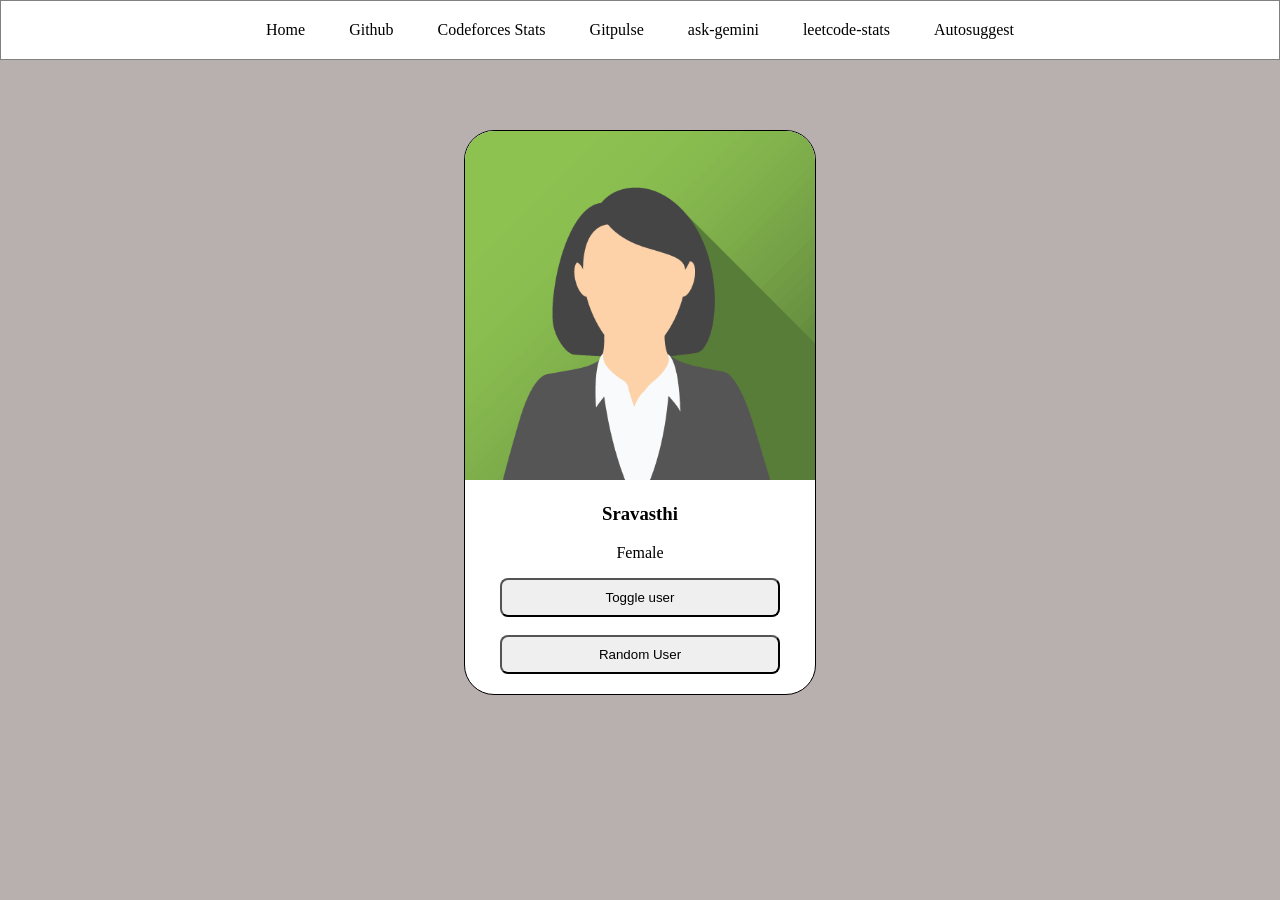
<file: src/main/resources/static/index.html>
<!DOCTYPE html>
<html lang="en">
<head>
    <meta charset="UTF-8">
    <meta name="viewport" content="width=device-width, initial-scale=1.0">
    <title>Document</title>
<link rel="stylesheet" href="index.css">
</head>
<body>
    <!--<h1> Hello </h1>-->
    <div class="navbar">
        <a href="">Home</a>
        <a href="https://github.com/">Github</a>
        <a href="codeforces-stats.html" target="_blank" >Codeforces Stats</a>
        <a href="gitpulse.html" target="_blank">Gitpulse</a>
        <a href="ask-gemini.html" target="_blank">ask-gemini</a>
        <a href="leetcode-stats.html" target="_blank">leetcode-stats</a>
        <a href="autosuggest.html"target="_blank">Autosuggest</a>
    </div>
    <div class="card">
        <img id="user-image" src="jane.png" alt="image not found">
        <h3 id="user-name">Sravasthi
        </h3>
        <p id="user-gender">Female</p>
        <button onclick="toggleUser()">Toggle user</button>
        <br>
        <br>
        <button onclick="randomUser()">Random User
        </button>
    </div>
    <script src="index.js"></script>
</body>
</html>
</file>
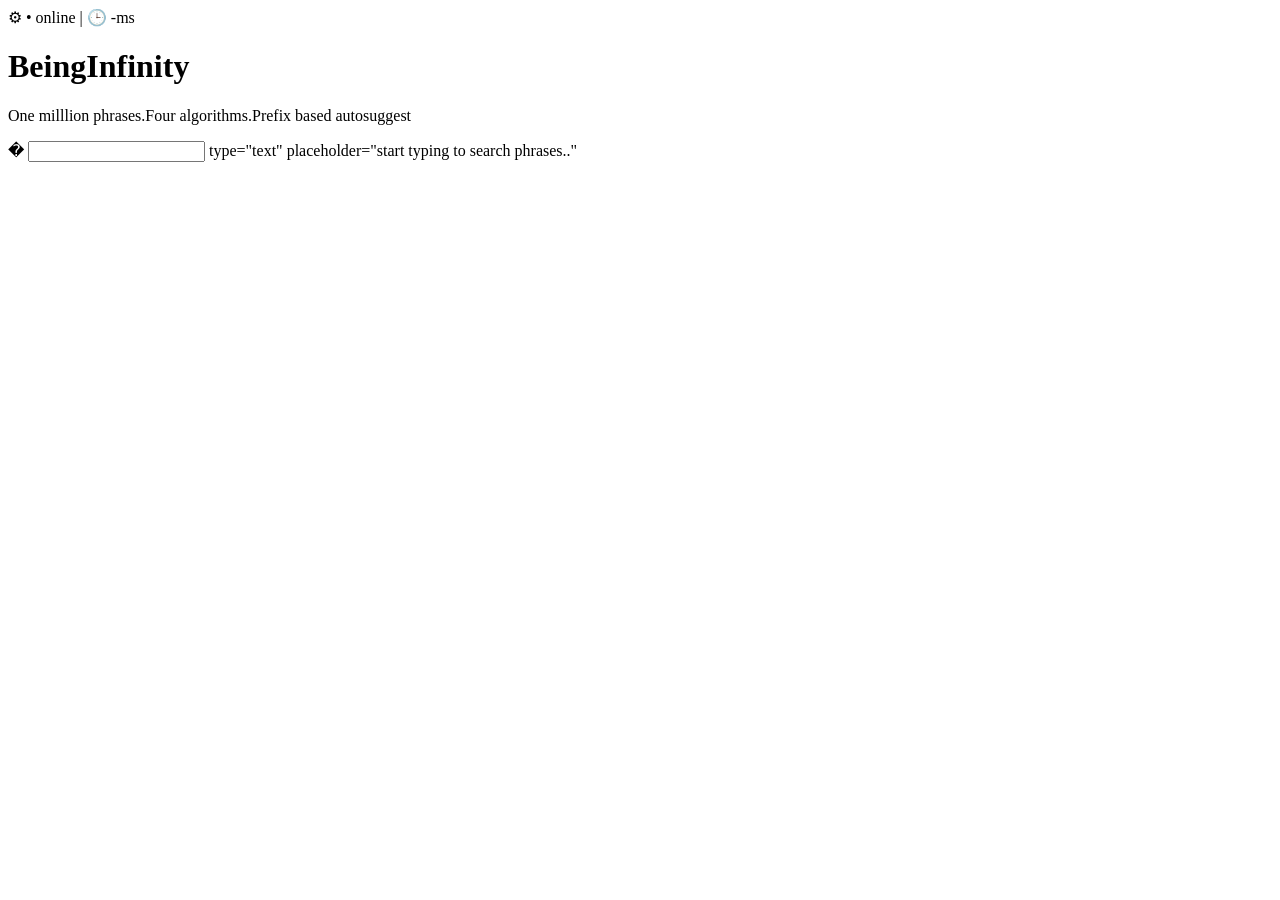
<file: src/main/resources/static/autosuggest.html>
<!DOCTYPE html>
<html lang="en">
<head>
    <meta charset="UTF-8">
    <meta name="viewport" content="width=device-width, initial-scale=1.0">
    <title>Document</title>
</head>
<body>
 <span>&#x2699;</span>
 <span>&#x2022; online | &#x1F552; -ms</span>
 <h1>BeingInfinity</h1>
 <P>One milllion phrases.Four algorithms.Prefix based autosuggest</P>   
 <span>&#x128269;</span>
 <input> type="text" placeholder="start typing to search phrases.."
</body>
</html>
</file>
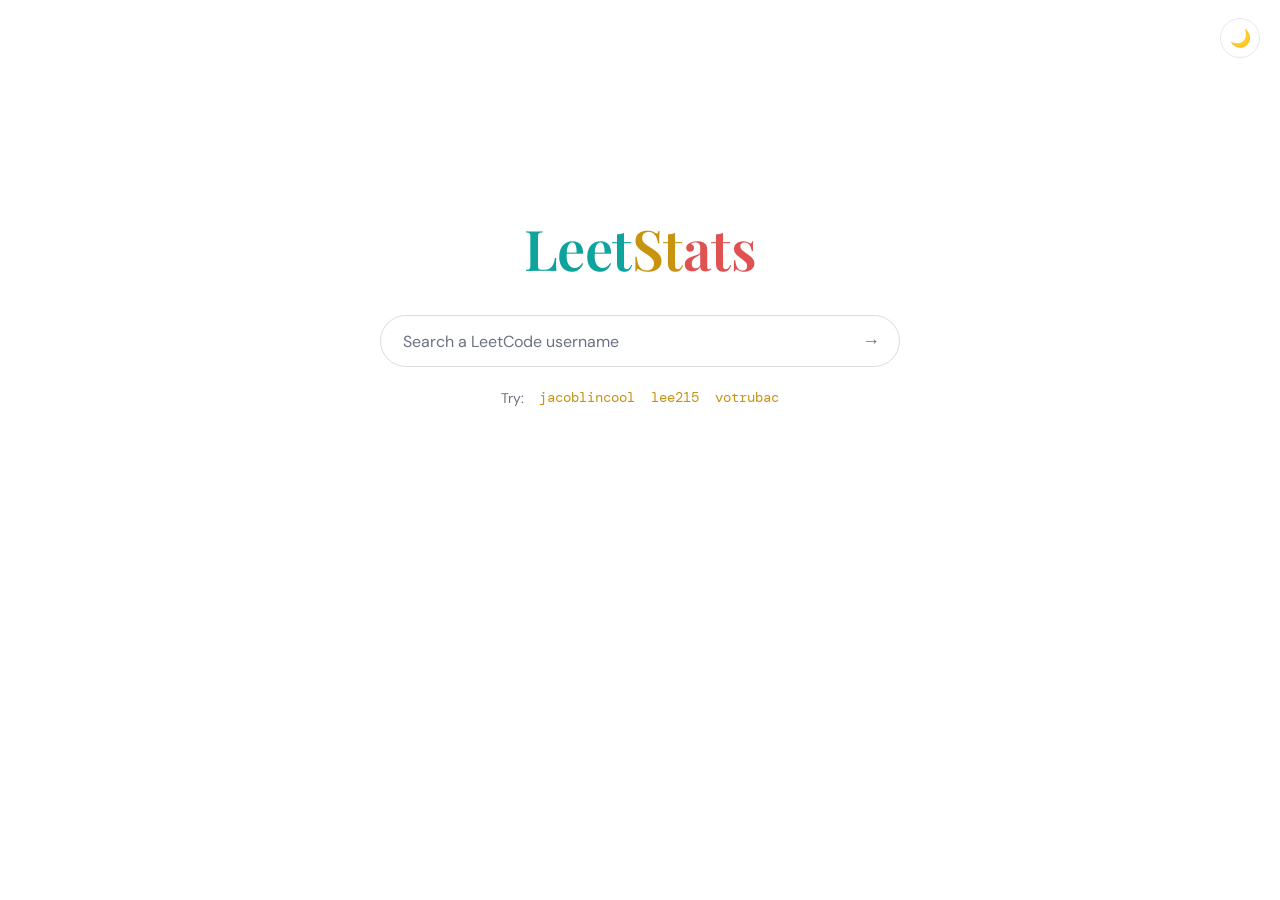
<file: src/main/resources/static/leetcode-stats.html>
<!DOCTYPE html>
<html lang="en" data-theme="light">
<head>
<meta charset="UTF-8">
<meta name="viewport" content="width=device-width, initial-scale=1.0">
<title>LeetStats</title>
<link rel="preconnect" href="https://fonts.googleapis.com">
<link rel="preconnect" href="https://fonts.gstatic.com" crossorigin>
<link href="https://fonts.googleapis.com/css2?family=Playfair+Display:wght@600&family=DM+Sans:wght@400;500;700&family=DM+Mono:wght@400;500&display=swap" rel="stylesheet">
<style>
  :root, [data-theme="light"] {
    --bg: #ffffff;
    --text: #1f2328;
    --muted: #6b7280;
    --line: #e5e7eb;
    --surface: #ffffff;
    --input-border: #dadce0;
    --input-shadow: rgba(32, 33, 36, 0.12);
    --track: #f0f1f3;
    --easy: #0fa39e;
    --medium: #c8930f;
    --hard: #e05252;
    --accent: #c8930f;
    --card-shadow: 0 1px 3px rgba(32, 33, 36, 0.08), 0 8px 28px rgba(32, 33, 36, 0.06);
  }
  [data-theme="dark"] {
    --bg: #0a0b0d;
    --text: #e9e7e2;
    --muted: #8b8f98;
    --line: rgba(255, 255, 255, 0.09);
    --surface: #121418;
    --input-border: rgba(255, 255, 255, 0.14);
    --input-shadow: rgba(0, 0, 0, 0.5);
    --track: rgba(255, 255, 255, 0.08);
    --easy: #3ddad7;
    --medium: #e3b341;
    --hard: #ff6b6b;
    --accent: #e3b341;
    --card-shadow: 0 20px 50px rgba(0, 0, 0, 0.45);
  }

  * { margin: 0; padding: 0; box-sizing: border-box; }

  html, body { height: 100%; }

  body {
    background: var(--bg);
    color: var(--text);
    font-family: "DM Sans", system-ui, sans-serif;
    display: flex;
    flex-direction: column;
    align-items: center;
    transition: background 0.25s, color 0.25s;
  }

  /* theme toggle, top right */
  .theme-toggle {
    position: fixed;
    top: 18px;
    right: 20px;
    width: 40px;
    height: 40px;
    border-radius: 50%;
    border: 1px solid var(--line);
    background: var(--surface);
    color: var(--text);
    font-size: 17px;
    cursor: pointer;
    display: flex;
    align-items: center;
    justify-content: center;
    transition: background 0.25s, border-color 0.25s, transform 0.15s;
    z-index: 10;
  }
  .theme-toggle:hover { transform: scale(1.06); }
  .theme-toggle:focus-visible { outline: 2px solid var(--accent); outline-offset: 2px; }

  main {
    width: 100%;
    max-width: 640px;
    padding: 0 24px 64px;
    display: flex;
    flex-direction: column;
    align-items: center;
    /* Google-style: sits a bit above vertical center when idle */
    margin-top: clamp(96px, 24vh, 210px);
    transition: margin-top 0.45s cubic-bezier(0.3, 0.8, 0.3, 1);
  }
  body.has-result main { margin-top: 72px; }

  .wordmark {
    font-family: "Playfair Display", serif;
    font-weight: 600;
    font-size: clamp(40px, 8vw, 56px);
    letter-spacing: -0.01em;
    margin-bottom: 30px;
    user-select: none;
  }
  .wordmark .l { color: var(--easy); }
  .wordmark .e { color: var(--medium); }
  .wordmark .t { color: var(--hard); }

  /* search */
  .search {
    width: 100%;
    max-width: 520px;
    display: flex;
    align-items: center;
    gap: 12px;
    background: var(--surface);
    border: 1px solid var(--input-border);
    border-radius: 999px;
    padding: 0 8px 0 22px;
    height: 52px;
    transition: box-shadow 0.2s, border-color 0.2s, background 0.25s;
  }
  .search:focus-within {
    box-shadow: 0 2px 10px var(--input-shadow);
    border-color: transparent;
  }
  [data-theme="dark"] .search:focus-within { border-color: var(--accent); box-shadow: none; }

  .search input {
    flex: 1;
    min-width: 0;
    border: none;
    outline: none;
    background: transparent;
    color: var(--text);
    font-family: "DM Mono", monospace;
    font-size: 16px;
  }
  .search input::placeholder { color: var(--muted); font-family: "DM Sans", sans-serif; }

  .search button {
    border: none;
    background: transparent;
    color: var(--muted);
    font-size: 18px;
    width: 40px;
    height: 40px;
    border-radius: 50%;
    cursor: pointer;
    display: flex;
    align-items: center;
    justify-content: center;
    transition: color 0.15s, background 0.15s;
  }
  .search button:hover { color: var(--accent); background: var(--track); }
  .search button:focus-visible { outline: 2px solid var(--accent); outline-offset: 1px; }
  .search button:disabled { opacity: 0.45; cursor: wait; }

  .try {
    margin-top: 20px;
    font-size: 14px;
    color: var(--muted);
    display: flex;
    gap: 14px;
    align-items: center;
    flex-wrap: wrap;
    justify-content: center;
  }
  .try button {
    background: none;
    border: none;
    padding: 2px 1px;
    color: var(--accent);
    font-family: "DM Mono", monospace;
    font-size: 13.5px;
    cursor: pointer;
    border-bottom: 1px dashed transparent;
    transition: border-color 0.15s;
  }
  .try button:hover { border-bottom-color: var(--accent); }
  .try button:focus-visible { outline: 2px solid var(--accent); outline-offset: 2px; }

  /* states */
  .loader {
    margin-top: 52px;
    width: 34px; height: 34px;
    border: 3px solid var(--track);
    border-top-color: var(--accent);
    border-radius: 50%;
    animation: spin 0.8s linear infinite;
  }
  @keyframes spin { to { transform: rotate(360deg); } }

  .error {
    margin-top: 44px;
    text-align: center;
    color: var(--muted);
    font-size: 14.5px;
    line-height: 1.6;
    max-width: 420px;
  }
  .error b { color: var(--hard); font-weight: 700; display: block; margin-bottom: 4px; }

  /* card */
  .card {
    width: 100%;
    margin-top: 44px;
    background: var(--surface);
    border: 1px solid var(--line);
    border-radius: 18px;
    padding: 30px 34px;
    box-shadow: var(--card-shadow);
    animation: rise 0.45s cubic-bezier(0.2, 0.7, 0.3, 1) both;
    transition: background 0.25s, border-color 0.25s;
  }
  @keyframes rise {
    from { opacity: 0; transform: translateY(14px); }
    to   { opacity: 1; transform: translateY(0); }
  }

  .card-head {
    display: flex;
    justify-content: space-between;
    align-items: baseline;
    gap: 10px;
    flex-wrap: wrap;
    margin-bottom: 26px;
  }
  .card-head a {
    font-family: "Playfair Display", serif;
    font-size: 23px;
    font-weight: 600;
    color: var(--text);
    text-decoration: none;
  }
  .card-head a:hover { color: var(--accent); }
  .card-head .rank {
    font-family: "DM Mono", monospace;
    font-size: 13px;
    color: var(--muted);
  }
  .card-head .rank b { color: var(--accent); font-weight: 500; }

  .card-body {
    display: grid;
    grid-template-columns: 168px 1fr;
    gap: 34px;
    align-items: center;
  }

  .ring-wrap { position: relative; width: 168px; height: 168px; margin: 0 auto; }
  .ring-wrap svg { transform: rotate(-90deg); display: block; }
  .ring-track { fill: none; stroke: var(--track); stroke-width: 9; }
  .ring-fill {
    fill: none;
    stroke: var(--accent);
    stroke-width: 9;
    stroke-linecap: round;
    transition: stroke-dashoffset 1.1s cubic-bezier(0.3, 0.8, 0.3, 1), stroke 0.25s;
  }
  .ring-center {
    position: absolute; inset: 0;
    display: flex; flex-direction: column;
    align-items: center; justify-content: center;
  }
  .ring-center .big {
    font-family: "DM Mono", monospace;
    font-size: 36px;
    line-height: 1;
  }
  .ring-center .small {
    color: var(--muted);
    font-size: 11.5px;
    margin-top: 6px;
    letter-spacing: 0.06em;
    text-transform: uppercase;
  }

  .bars { display: flex; flex-direction: column; gap: 18px; }
  .bar-top {
    display: flex;
    justify-content: space-between;
    align-items: baseline;
    margin-bottom: 7px;
  }
  .bar-top .label {
    font-size: 12.5px;
    font-weight: 700;
    letter-spacing: 0.09em;
    text-transform: uppercase;
  }
  .bar-top .nums {
    font-family: "DM Mono", monospace;
    font-size: 13px;
    color: var(--muted);
  }
  .bar-top .nums b { color: var(--text); font-weight: 500; }
  .bar-track { height: 7px; border-radius: 99px; background: var(--track); overflow: hidden; }
  .bar-fill { height: 100%; width: 0; border-radius: 99px; transition: width 1.1s cubic-bezier(0.3, 0.8, 0.3, 1); }
  .easy   .label { color: var(--easy); }   .easy   .bar-fill { background: var(--easy); }
  .medium .label { color: var(--medium); } .medium .bar-fill { background: var(--medium); }
  .hard   .label { color: var(--hard); }   .hard   .bar-fill { background: var(--hard); }

  .hidden { display: none !important; }

  @media (max-width: 540px) {
    .card { padding: 24px 20px; }
    .card-body { grid-template-columns: 1fr; gap: 26px; }
  }

  @media (prefers-reduced-motion: reduce) {
    * { animation: none !important; transition: none !important; }
  }
</style>
</head>
<body>
  <button class="theme-toggle" id="theme-toggle" aria-label="Switch theme" title="Switch theme">🌙</button>

  <main>
    <h1 class="wordmark"><span class="l">Leet</span><span class="e">St</span><span class="t">ats</span></h1>

    <div class="search">
      <input id="username" type="text" placeholder="Search a LeetCode username" autocomplete="off" spellcheck="false" aria-label="LeetCode username">
      <button id="go" aria-label="Fetch stats" title="Fetch stats">→</button>
    </div>

    <div class="try">
      <span>Try:</span>
      <button data-u="jacoblincool">jacoblincool</button>
      <button data-u="lee215">lee215</button>
      <button data-u="votrubac">votrubac</button>
    </div>

    <div id="loading" class="loader hidden" role="status" aria-label="Loading"></div>

    <div id="error" class="error hidden" role="alert">
      <b>Couldn't fetch that profile</b>
      <span id="error-msg"></span>
    </div>

    <section id="card" class="card hidden" aria-live="polite">
      <div class="card-head">
        <a id="profile-link" href="#" target="_blank" rel="noopener"></a>
        <span class="rank">Rank <b id="ranking">—</b></span>
      </div>
      <div class="card-body">
        <div class="ring-wrap">
          <svg width="168" height="168" viewBox="0 0 168 168" aria-hidden="true">
            <circle class="ring-track" cx="84" cy="84" r="74"></circle>
            <circle class="ring-fill" id="ring" cx="84" cy="84" r="74"></circle>
          </svg>
          <div class="ring-center">
            <div class="big" id="total-solved">0</div>
            <div class="small" id="total-label">solved</div>
          </div>
        </div>
        <div class="bars">
          <div class="bar-row easy">
            <div class="bar-top"><span class="label">Easy</span>
              <span class="nums"><b id="easy-solved">0</b> / <span id="easy-total">0</span></span></div>
            <div class="bar-track"><div class="bar-fill" id="easy-bar"></div></div>
          </div>
          <div class="bar-row medium">
            <div class="bar-top"><span class="label">Medium</span>
              <span class="nums"><b id="medium-solved">0</b> / <span id="medium-total">0</span></span></div>
            <div class="bar-track"><div class="bar-fill" id="medium-bar"></div></div>
          </div>
          <div class="bar-row hard">
            <div class="bar-top"><span class="label">Hard</span>
              <span class="nums"><b id="hard-solved">0</b> / <span id="hard-total">0</span></span></div>
            <div class="bar-track"><div class="bar-fill" id="hard-bar"></div></div>
          </div>
        </div>
      </div>
    </section>
  </main>

<script>
(function () {
  "use strict";

  /* ---------- theme ---------- */
  var root = document.documentElement;
  var toggle = document.getElementById("theme-toggle");
  var prefersDark = window.matchMedia("(prefers-color-scheme: dark)").matches;
  setTheme(prefersDark ? "dark" : "light");

  function setTheme(t) {
    root.setAttribute("data-theme", t);
    toggle.textContent = t === "dark" ? "☀️" : "🌙";
  }
  toggle.addEventListener("click", function () {
    setTheme(root.getAttribute("data-theme") === "dark" ? "light" : "dark");
  });

  /* ---------- elements ---------- */
  var input = document.getElementById("username");
  var goBtn = document.getElementById("go");
  var loadingEl = document.getElementById("loading");
  var errorEl = document.getElementById("error");
  var errorMsg = document.getElementById("error-msg");
  var cardEl = document.getElementById("card");

  var RING_R = 74;
  var RING_C = 2 * Math.PI * RING_R;
  var ring = document.getElementById("ring");
  ring.setAttribute("stroke-dasharray", RING_C);
  ring.setAttribute("stroke-dashoffset", RING_C);

  /* ---------- data sources (tried in order) ---------- */
  var SOURCES = [
    {
      url: function (u) { return "https://leetcode-api-faisalshohag.vercel.app/" + encodeURIComponent(u); },
      parse: function (d) {
        if (!d || d.errors || d.totalSolved === undefined) return null;
        return pick(d);
      }
    },
    {
      url: function (u) { return "https://alfa-leetcode-api.onrender.com/userProfile/" + encodeURIComponent(u); },
      parse: function (d) {
        if (!d || d.errors || d.totalSolved === undefined) return null;
        return pick(d);
      }
    },
    {
      url: function (u) { return "https://leetcode-stats-api.herokuapp.com/" + encodeURIComponent(u); },
      parse: function (d) {
        if (!d || d.status !== "success") return null;
        return pick(d);
      }
    }
  ];

  function pick(d) {
    return {
      totalSolved: d.totalSolved, totalQuestions: d.totalQuestions,
      easySolved: d.easySolved, totalEasy: d.totalEasy,
      mediumSolved: d.mediumSolved, totalMedium: d.totalMedium,
      hardSolved: d.hardSolved, totalHard: d.totalHard,
      ranking: d.ranking
    };
  }

  function fetchWithTimeout(url, ms) {
    var ctrl = new AbortController();
    var t = setTimeout(function () { ctrl.abort(); }, ms);
    return fetch(url, { signal: ctrl.signal })
      .then(function (r) { return r.json(); })
      .finally(function () { clearTimeout(t); });
  }

  function fetchStats(username) {
    var i = 0;
    function tryNext() {
      if (i >= SOURCES.length) return Promise.reject(new Error("all sources failed"));
      var src = SOURCES[i++];
      return fetchWithTimeout(src.url(username), 12000)
        .then(function (json) {
          var parsed = src.parse(json);
          return parsed || tryNext();
        })
        .catch(function () { return tryNext(); });
    }
    return tryNext();
  }

  /* ---------- rendering ---------- */
  function fmt(n) {
    if (n === null || n === undefined || isNaN(n)) return "—";
    return Number(n).toLocaleString("en-US");
  }

  function countUp(el, target, ms) {
    var reduce = window.matchMedia("(prefers-reduced-motion: reduce)").matches;
    if (reduce || !target) { el.textContent = fmt(target || 0); return; }
    var start = performance.now();
    (function step(now) {
      var p = Math.min(((now || performance.now()) - start) / ms, 1);
      var eased = 1 - Math.pow(1 - p, 3);
      el.textContent = fmt(Math.round(target * eased));
      if (p < 1) requestAnimationFrame(step);
    })();
  }

  function setBar(id, solved, total) {
    var pct = total > 0 ? (solved / total) * 100 : 0;
    document.getElementById(id).style.width = Math.max(pct, solved > 0 ? 2 : 0) + "%";
  }

  function render(username, s) {
    var link = document.getElementById("profile-link");
    link.textContent = username;
    link.href = "https://leetcode.com/u/" + encodeURIComponent(username) + "/";

    document.getElementById("ranking").textContent = "#" + fmt(s.ranking);
    document.getElementById("total-label").textContent = "of " + fmt(s.totalQuestions);
    document.getElementById("easy-solved").textContent = fmt(s.easySolved);
    document.getElementById("easy-total").textContent = fmt(s.totalEasy);
    document.getElementById("medium-solved").textContent = fmt(s.mediumSolved);
    document.getElementById("medium-total").textContent = fmt(s.totalMedium);
    document.getElementById("hard-solved").textContent = fmt(s.hardSolved);
    document.getElementById("hard-total").textContent = fmt(s.totalHard);

    document.body.classList.add("has-result");
    cardEl.classList.remove("hidden");

    requestAnimationFrame(function () {
      requestAnimationFrame(function () {
        countUp(document.getElementById("total-solved"), s.totalSolved, 1100);
        var pct = s.totalQuestions > 0 ? s.totalSolved / s.totalQuestions : 0;
        ring.setAttribute("stroke-dashoffset", RING_C * (1 - pct));
        setBar("easy-bar", s.easySolved, s.totalEasy);
        setBar("medium-bar", s.mediumSolved, s.totalMedium);
        setBar("hard-bar", s.hardSolved, s.totalHard);
      });
    });
  }

  function resetCard() {
    ring.setAttribute("stroke-dashoffset", RING_C);
    ["easy-bar", "medium-bar", "hard-bar"].forEach(function (id) {
      document.getElementById(id).style.width = "0";
    });
    document.getElementById("total-solved").textContent = "0";
  }

  /* ---------- flow ---------- */
  var busy = false;

  function lookup(username) {
    username = (username || "").trim();
    if (!username || busy) return;
    busy = true;

    input.value = username;
    goBtn.disabled = true;
    errorEl.classList.add("hidden");
    cardEl.classList.add("hidden");
    resetCard();
    loadingEl.classList.remove("hidden");

    fetchStats(username)
      .then(function (stats) {
        loadingEl.classList.add("hidden");
        render(username, stats);
      })
      .catch(function () {
        loadingEl.classList.add("hidden");
        errorMsg.textContent = 'No stats found for "' + username +
          '". Check the spelling, or the public stats APIs may be briefly busy — try again in a moment.';
        errorEl.classList.remove("hidden");
      })
      .finally(function () {
        goBtn.disabled = false;
        busy = false;
      });
  }

  goBtn.addEventListener("click", function () { lookup(input.value); });
  input.addEventListener("keydown", function (e) { if (e.key === "Enter") lookup(input.value); });
  document.querySelectorAll(".try button").forEach(function (b) {
    b.addEventListener("click", function () { lookup(b.dataset.u); });
  });
})();
</script>
</body>
</html>
</file>
<file: src/main/resources/static/index.css>
body{
    margin: 0px;
    background-color: rgb(184, 175, 175);
}
h1{
    color:blue;
}

.navbar{
    border-style: solid;
    border-width: 1px;
    border-color: grey;
    padding: 20px;
    text-align: center;
    background-color: white;
}
.navbar a{
    padding: 20px;
    text-decoration: none;
    color: black;
}
.navbar a:hover{
    color: blue;
    background-color: aqua;
    
}
.card{
    border: 0.5px solid black;
    width: 350px;
    border-radius: 30px;
    text-align: center;
    margin-top: 70px;
    overflow: hidden;
    margin-left: auto;
    margin-right: auto;
    padding-bottom: 20px;
    background-color: white;

}
.card img{
    /* width: 300px; */
    width: 100%;

}
.card button{
    padding: 10px;
    width: 80%;
    border-radius: 8px;
    border-style: black;

}
</file>
